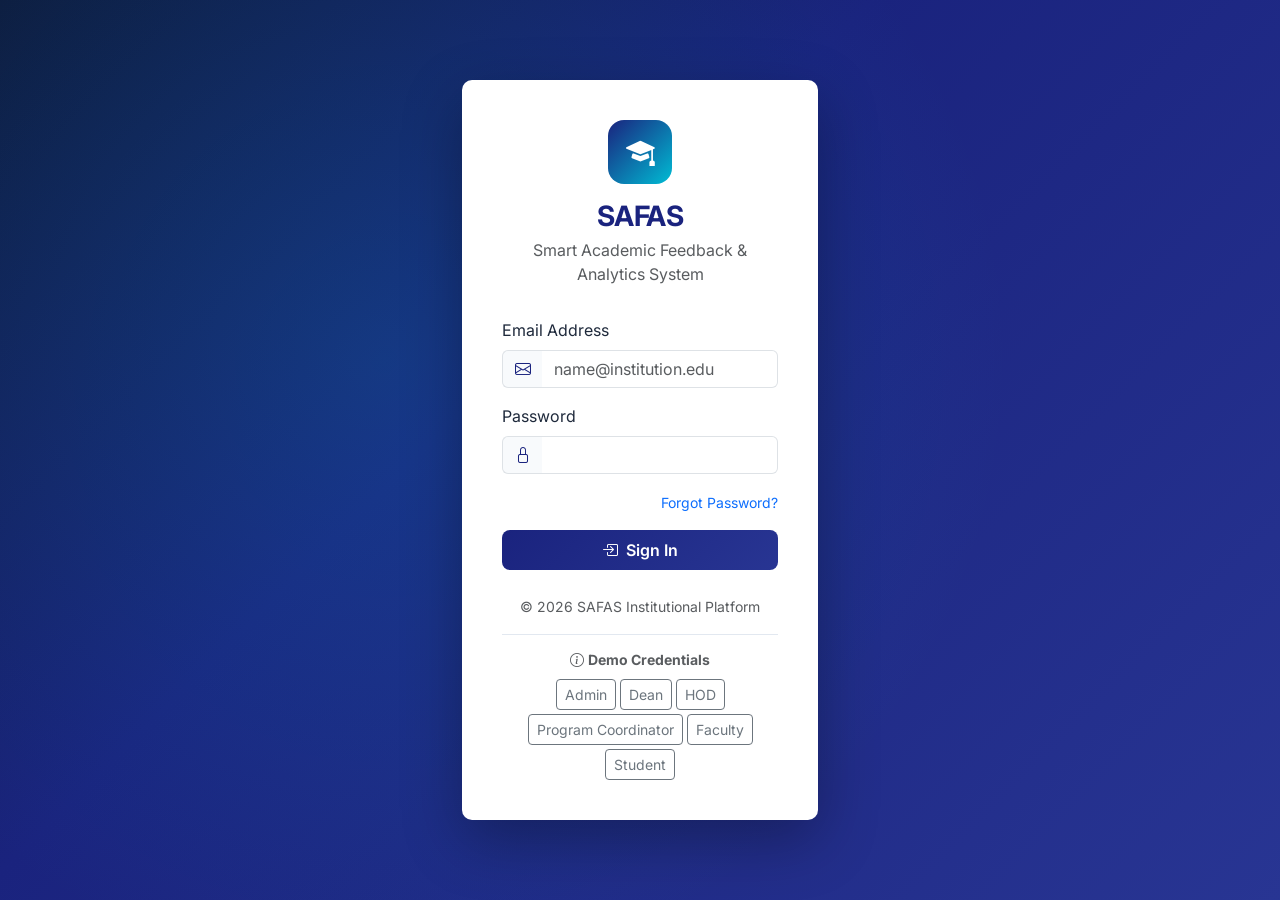
<file: frontend/index.html>
<!DOCTYPE html>
<html lang="en">
<head>
  <meta charset="UTF-8">
  <meta name="viewport" content="width=device-width, initial-scale=1.0">
  <title>SAFAS - Smart Academic Feedback & Analytics System</title>
  <meta name="description" content="Secure, confidential academic feedback platform for institutional use.">
  <link href="https://cdn.jsdelivr.net/npm/bootstrap@5.3.3/dist/css/bootstrap.min.css" rel="stylesheet">
  <link href="https://cdn.jsdelivr.net/npm/bootstrap-icons@1.11.3/font/bootstrap-icons.min.css" rel="stylesheet">
  <link href="https://fonts.googleapis.com/css2?family=Inter:wght@400;500;600;700&display=swap" rel="stylesheet">
  <link href="css/style.css" rel="stylesheet">
</head>
<body class="login-page">

  <div class="container">
    <div class="row justify-content-center">
      <div class="col-md-5 col-lg-4">
        <div class="login-card">
          <div class="login-header">
            <div class="login-logo">
              <i class="bi bi-mortarboard-fill"></i>
            </div>
            <h1>SAFAS</h1>
            <p class="text-muted mb-0">Smart Academic Feedback &amp; Analytics System</p>
          </div>
          
          <form id="loginForm">
            <div id="loginError" class="alert alert-danger d-none" role="alert"></div>
            
            <div class="mb-3">
              <label for="email" class="form-label">Email Address</label>
              <div class="input-group">
                <span class="input-group-text"><i class="bi bi-envelope"></i></span>
                <input type="email" class="form-control" id="email" required placeholder="name@institution.edu" autocomplete="email">
              </div>
            </div>
            
            <div class="mb-3">
              <label for="password" class="form-label">Password</label>
              <div class="input-group">
                <span class="input-group-text"><i class="bi bi-lock"></i></span>
                <input type="password" class="form-control" id="password" required autocomplete="current-password">
              </div>
            </div>

            <div class="text-end mb-3">
              <a href="#" id="forgotPasswordLink" class="text-decoration-none small">Forgot Password?</a>
            </div>
            
            <button type="submit" class="btn btn-primary-custom w-100 py-2" id="loginBtn">
              <i class="bi bi-box-arrow-in-right me-2"></i>Sign In
            </button>
          </form>
          
          <div class="text-center mt-4">
            <small class="text-muted">&copy; 2026 SAFAS Institutional Platform</small>
          </div>

          <!-- Demo credentials panel -->
          <div class="demo-credentials mt-3">
            <div class="text-center mb-2">
              <small class="text-muted fw-bold"><i class="bi bi-info-circle me-1"></i>Demo Credentials</small>
            </div>
            <div class="d-flex flex-wrap gap-1 justify-content-center">
              <button class="btn btn-sm btn-outline-secondary demo-login" data-email="admin@safas.edu" data-pass="admin123">Admin</button>
              <button class="btn btn-sm btn-outline-secondary demo-login" data-email="dean@safas.edu" data-pass="dean123">Dean</button>
              <button class="btn btn-sm btn-outline-secondary demo-login" data-email="hod.cs@safas.edu" data-pass="hod123">HOD</button>
              <button class="btn btn-sm btn-outline-secondary demo-login" data-email="pc.cs@safas.edu" data-pass="pc123">Program Coordinator</button>
              <button class="btn btn-sm btn-outline-secondary demo-login" data-email="faculty1.cs@safas.edu" data-pass="faculty123">Faculty</button>
              <button class="btn btn-sm btn-outline-secondary demo-login" data-email="student1@safas.edu" data-pass="student123">Student</button>
            </div>
          </div>
        </div>
      </div>
    </div>
  </div>

  <!-- Forgot Password Modal -->
  <div class="modal fade" id="forgotPasswordModal" tabindex="-1">
    <div class="modal-dialog modal-dialog-centered">
      <div class="modal-content">
        <div class="modal-header border-0 bg-light">
          <h5 class="modal-title"><i class="bi bi-key-fill me-2 text-primary"></i>Reset Your Password</h5>
          <button type="button" class="btn-close" data-bs-dismiss="modal"></button>
        </div>
        <div class="modal-body">
          <div id="forgotPasswordError" class="alert alert-danger d-none" role="alert"></div>
          <div id="forgotPasswordSuccess" class="alert alert-success d-none" role="alert"></div>
          
          <form id="forgotPasswordForm">
            <div class="mb-3">
              <label for="forgotEmail" class="form-label">Email Address</label>
              <input type="email" class="form-control" id="forgotEmail" required placeholder="your.email@institution.edu">
            </div>
            <div class="mb-3">
              <label for="forgotPhone" class="form-label">Registered Phone Number</label>
              <input type="tel" class="form-control" id="forgotPhone" required placeholder="+91-98765-43210">
              <small class="text-muted">Enter your registered phone number for verification</small>
            </div>
            <div class="mb-3">
              <label for="forgotNewPassword" class="form-label">New Password</label>
              <input type="password" class="form-control" id="forgotNewPassword" required placeholder="At least 8 characters">
              <small class="text-muted">Password must be at least 8 characters long</small>
            </div>
          </form>
        </div>
        <div class="modal-footer border-0 bg-light">
          <button type="button" class="btn btn-secondary" data-bs-dismiss="modal">Cancel</button>
          <button type="button" class="btn btn-primary" id="resetPasswordBtn" onclick="submitForgotPassword()">Reset Password</button>
        </div>
      </div>
    </div>
  </div>

  <script src="https://cdn.jsdelivr.net/npm/bootstrap@5.3.3/dist/js/bootstrap.bundle.min.js"></script>
  <script src="js/api.js"></script>
  <script>
    // Forgot password modal handler
    let forgotPasswordModal = null;
    
    document.getElementById('forgotPasswordLink').addEventListener('click', (e) => {
      e.preventDefault();
      forgotPasswordModal = new bootstrap.Modal(document.getElementById('forgotPasswordModal'));
      document.getElementById('forgotPasswordForm').reset();
      document.getElementById('forgotPasswordError').classList.add('d-none');
      document.getElementById('forgotPasswordSuccess').classList.add('d-none');
      forgotPasswordModal.show();
    });

    async function submitForgotPassword() {
      const email = document.getElementById('forgotEmail').value.trim();
      const phone_no = document.getElementById('forgotPhone').value.trim();
      const new_password = document.getElementById('forgotNewPassword').value.trim();
      const errorDiv = document.getElementById('forgotPasswordError');
      const successDiv = document.getElementById('forgotPasswordSuccess');
      const btn = document.getElementById('resetPasswordBtn');

      errorDiv.classList.add('d-none');
      successDiv.classList.add('d-none');

      if (!email || !phone_no || !new_password) {
        errorDiv.textContent = 'All fields are required.';
        errorDiv.classList.remove('d-none');
        return;
      }

      if (new_password.length < 8) {
        errorDiv.textContent = 'Password must be at least 8 characters long.';
        errorDiv.classList.remove('d-none');
        return;
      }

      btn.disabled = true;
      btn.innerHTML = '<span class="spinner-border spinner-border-sm me-2"></span>Processing...';

      try {
        const response = await fetch('http://localhost:8000/api/auth/forgot-password', {
          method: 'POST',
          headers: { 'Content-Type': 'application/json' },
          body: JSON.stringify({ email, phone_no, new_password })
        });

        const data = await response.json();

        if (!response.ok) {
          throw new Error(data.detail || 'Password reset failed. Please check your email and phone number.');
        }

        successDiv.innerHTML = '<i class="bi bi-check-circle me-2"></i><strong>Success!</strong> Your password has been reset. You can now log in with your new password.';
        successDiv.classList.remove('d-none');
        document.getElementById('forgotPasswordForm').reset();

        setTimeout(() => {
          forgotPasswordModal.hide();
        }, 2000);
      } catch (err) {
        errorDiv.textContent = err.message || 'An error occurred. Please try again.';
        errorDiv.classList.remove('d-none');
      } finally {
        btn.disabled = false;
        btn.innerHTML = 'Reset Password';
      }
    }
    // Redirect if already logged in
    if (localStorage.getItem('safas_token')) {
      window.location.href = 'dashboard.html';
    }

    async function performLogin(email, password) {
      const btn = document.getElementById('loginBtn');
      const errorDiv = document.getElementById('loginError');
      
      btn.disabled = true;
      btn.innerHTML = '<span class="spinner-border spinner-border-sm me-2" role="status"></span>Signing in...';
      errorDiv.classList.add('d-none');

      try {
        const tokenResponse = await api.login(email, password);
        localStorage.setItem('safas_token', tokenResponse.access_token);
        
        // Fetch user profile with the token
        const userProfile = await api.get('/auth/me');
        localStorage.setItem('safas_user', JSON.stringify(userProfile));
        
        window.location.href = 'dashboard.html';
      } catch (err) {
        errorDiv.textContent = err.message || 'Login failed. Please check credentials.';
        errorDiv.classList.remove('d-none');
      } finally {
        btn.disabled = false;
        btn.innerHTML = '<i class="bi bi-box-arrow-in-right me-2"></i>Sign In';
      }
    }

    document.getElementById('loginForm').addEventListener('submit', async (e) => {
      e.preventDefault();
      const email = document.getElementById('email').value;
      const password = document.getElementById('password').value;
      await performLogin(email, password);
    });

    // Demo login buttons
    document.querySelectorAll('.demo-login').forEach(btn => {
      btn.addEventListener('click', async (e) => {
        const email = e.target.dataset.email;
        const pass = e.target.dataset.pass;
        document.getElementById('email').value = email;
        document.getElementById('password').value = pass;
        await performLogin(email, pass);
      });
    });
  </script>
</body>
</html>
</file>
<file: frontend/css/style.css>
/* SAFAS - Premium Institutional Theme */
@import url('https://fonts.googleapis.com/css2?family=Inter:wght@400;500;600;700&display=swap');

:root {
  --primary-color: #1a237e;
  --secondary-color: #283593;
  --accent-color: #00bcd4;
  --bg-light: #f5f7fa;
  --bg-white: #ffffff;
  --text-dark: #1e293b;
  --text-muted: #64748b;
  --text-light: #ffffff;
  --sidebar-width: 260px;
  --header-height: 64px;
  --card-shadow: 0 1px 3px rgba(0,0,0,0.08), 0 4px 12px rgba(0,0,0,0.05);
  --card-hover-shadow: 0 4px 16px rgba(0,0,0,0.12);
  --transition-speed: 0.25s;
  --border-radius: 10px;
  --success: #22c55e;
  --warning: #f59e0b;
  --danger: #ef4444;
}

* { box-sizing: border-box; }

body {
  font-family: 'Inter', 'Segoe UI', Roboto, sans-serif;
  background-color: var(--bg-light);
  color: var(--text-dark);
  margin: 0;
  padding: 0;
  -webkit-font-smoothing: antialiased;
}

/* ===== LOGIN PAGE ===== */
.login-page {
  min-height: 100vh;
  display: flex;
  align-items: center;
  justify-content: center;
  background: linear-gradient(135deg, #0d1b3e 0%, var(--primary-color) 40%, var(--secondary-color) 100%);
  position: relative;
}

.login-page::before {
  content: '';
  position: absolute;
  top: 0; left: 0; right: 0; bottom: 0;
  background: radial-gradient(circle at 30% 40%, rgba(0,188,212,0.15) 0%, transparent 60%);
}

.login-card {
  width: 100%;
  max-width: 420px;
  border-radius: var(--border-radius);
  box-shadow: 0 20px 60px rgba(0,0,0,0.3);
  background: white;
  padding: 2.5rem;
  position: relative;
  z-index: 1;
}

.login-header {
  text-align: center;
  margin-bottom: 2rem;
}

.login-logo {
  width: 64px;
  height: 64px;
  border-radius: 16px;
  background: linear-gradient(135deg, var(--primary-color), var(--accent-color));
  display: inline-flex;
  align-items: center;
  justify-content: center;
  margin-bottom: 1rem;
}

.login-logo i {
  font-size: 1.8rem;
  color: white;
}

.login-header h1 {
  color: var(--primary-color);
  font-weight: 700;
  font-size: 1.75rem;
  margin-bottom: 0.25rem;
  letter-spacing: -0.5px;
}

.btn-primary-custom {
  background: linear-gradient(135deg, var(--primary-color), var(--secondary-color));
  border: none;
  color: white;
  font-weight: 600;
  border-radius: 8px;
  transition: all var(--transition-speed);
}

.btn-primary-custom:hover {
  background: linear-gradient(135deg, var(--secondary-color), var(--primary-color));
  color: white;
  transform: translateY(-1px);
  box-shadow: 0 4px 12px rgba(26, 35, 126, 0.3);
}

.demo-credentials {
  border-top: 1px solid #e2e8f0;
  padding-top: 0.75rem;
}

.input-group-text {
  background: #f8fafc;
  border-right: none;
  color: var(--primary-color);
}

.input-group .form-control {
  border-left: none;
}

.input-group .form-control:focus {
  border-color: #dee2e6;
  box-shadow: none;
}

.input-group:focus-within {
  box-shadow: 0 0 0 3px rgba(26, 35, 126, 0.15);
  border-radius: 6px;
}

/* ===== LAYOUT ===== */
.wrapper {
  display: flex;
  width: 100%;
  height: 100vh;
  overflow: hidden;
}

/* ===== SIDEBAR ===== */
#sidebar {
  width: var(--sidebar-width);
  min-width: var(--sidebar-width);
  background: linear-gradient(180deg, #0d1b3e 0%, var(--primary-color) 100%);
  color: var(--text-light);
  display: flex;
  flex-direction: column;
  transition: transform var(--transition-speed);
  z-index: 1000;
}

.sidebar-header {
  height: var(--header-height);
  display: flex;
  align-items: center;
  padding: 0 1.25rem;
  font-size: 1.2rem;
  font-weight: 700;
  letter-spacing: -0.3px;
  border-bottom: 1px solid rgba(255,255,255,0.08);
}

.sidebar-header i {
  font-size: 1.4rem;
}

.sidebar-menu {
  flex-grow: 1;
  overflow-y: auto;
  padding: 0.75rem 0;
}

.sidebar-menu ul {
  list-style: none;
  padding: 0;
  margin: 0;
}

.sidebar-menu li a {
  display: flex;
  align-items: center;
  gap: 12px;
  padding: 0.7rem 1.25rem;
  color: rgba(255,255,255,0.7);
  text-decoration: none;
  font-size: 0.9rem;
  font-weight: 500;
  transition: all var(--transition-speed);
  border-left: 3px solid transparent;
  margin: 2px 0;
}

.sidebar-menu li a:hover {
  background: rgba(255,255,255,0.06);
  color: white;
}

.sidebar-menu li a.active {
  background: rgba(255,255,255,0.1);
  color: white;
  border-left-color: var(--accent-color);
}

.sidebar-menu li a i {
  font-size: 1.1rem;
  width: 20px;
  text-align: center;
}

/* ===== MAIN CONTENT ===== */
#content {
  flex-grow: 1;
  display: flex;
  flex-direction: column;
  overflow: hidden;
  min-width: 0;
}

/* ===== HEADER ===== */
.main-header {
  height: var(--header-height);
  background-color: white;
  box-shadow: 0 1px 3px rgba(0,0,0,0.06);
  display: flex;
  align-items: center;
  justify-content: space-between;
  padding: 0 1.5rem;
  z-index: 900;
  flex-shrink: 0;
}

.user-profile {
  display: flex;
  align-items: center;
  gap: 8px;
  cursor: pointer;
  padding: 6px 12px;
  border-radius: 8px;
  transition: background var(--transition-speed);
}

.user-profile:hover {
  background: #f1f5f9;
}

.user-profile i {
  font-size: 1.6rem;
  color: var(--primary-color);
}

/* ===== PAGE CONTENT ===== */
.page-content {
  flex-grow: 1;
  padding: 1.5rem;
  overflow-y: auto;
  background-color: var(--bg-light);
}

/* ===== KPI CARDS ===== */
.kpi-card {
  background: white;
  border-radius: var(--border-radius);
  padding: 1.5rem;
  box-shadow: var(--card-shadow);
  transition: all var(--transition-speed);
  border: 1px solid rgba(0,0,0,0.04);
  height: 100%;
}

.kpi-card:hover {
  transform: translateY(-3px);
  box-shadow: var(--card-hover-shadow);
}

.kpi-icon {
  font-size: 2rem;
  opacity: 0.7;
}

.card-title-custom {
  font-size: 0.78rem;
  color: var(--text-muted);
  text-transform: uppercase;
  font-weight: 600;
  letter-spacing: 0.5px;
  margin-bottom: 0.5rem;
}

.card-value {
  font-size: 1.75rem;
  font-weight: 700;
  color: var(--text-dark);
  line-height: 1.2;
}

/* ===== CARDS ===== */
.card {
  border-radius: var(--border-radius);
  border: 1px solid rgba(0,0,0,0.04);
}

.card-header {
  border-bottom: 1px solid #f1f5f9;
}

/* ===== TABLES ===== */
.table-custom {
  margin-bottom: 0;
}

.table-custom th {
  background-color: #f8fafc;
  font-weight: 600;
  font-size: 0.82rem;
  text-transform: uppercase;
  letter-spacing: 0.3px;
  border-bottom: 2px solid #e2e8f0;
  color: var(--primary-color);
  padding: 0.75rem;
}

.table-custom td {
  padding: 0.75rem;
  vertical-align: middle;
}

/* ===== RATING OPTION (Feedback Form) ===== */
.rating-option .btn-check:checked + .btn {
  background-color: var(--primary-color);
  border-color: var(--primary-color);
  color: white;
}

/* ===== BADGES ===== */
.badge {
  font-weight: 500;
  padding: 0.35em 0.65em;
}

/* ===== ALERTS ===== */
.alert {
  border-radius: 8px;
  font-size: 0.9rem;
}

/* ===== LOADING ===== */
.loading-overlay {
  position: absolute;
  inset: 0;
  background: rgba(255,255,255,0.85);
  display: flex;
  align-items: center;
  justify-content: center;
  z-index: 1050;
  backdrop-filter: blur(2px);
}

/* ===== LIST GROUP ===== */
.list-group-item {
  border: none;
  padding: 0.8rem 0;
}

.list-group-item-action:hover {
  background: #f8fafc;
}

/* ===== RESPONSIVE ===== */
@media (max-width: 768px) {
  #sidebar {
    position: fixed;
    height: 100%;
    transform: translateX(-100%);
    box-shadow: 4px 0 20px rgba(0,0,0,0.2);
  }
  #sidebar.show {
    transform: translateX(0);
  }
  .page-content {
    padding: 1rem;
  }
  .card-value {
    font-size: 1.5rem;
  }
}

@media (max-width: 576px) {
  .login-card {
    margin: 1rem;
    padding: 1.5rem;
  }
}

/* ===== SCROLLBAR ===== */
.sidebar-menu::-webkit-scrollbar,
.page-content::-webkit-scrollbar {
  width: 5px;
}

.sidebar-menu::-webkit-scrollbar-thumb {
  background: rgba(255,255,255,0.2);
  border-radius: 4px;
}

.page-content::-webkit-scrollbar-thumb {
  background: #cbd5e1;
  border-radius: 4px;
}
</file>
